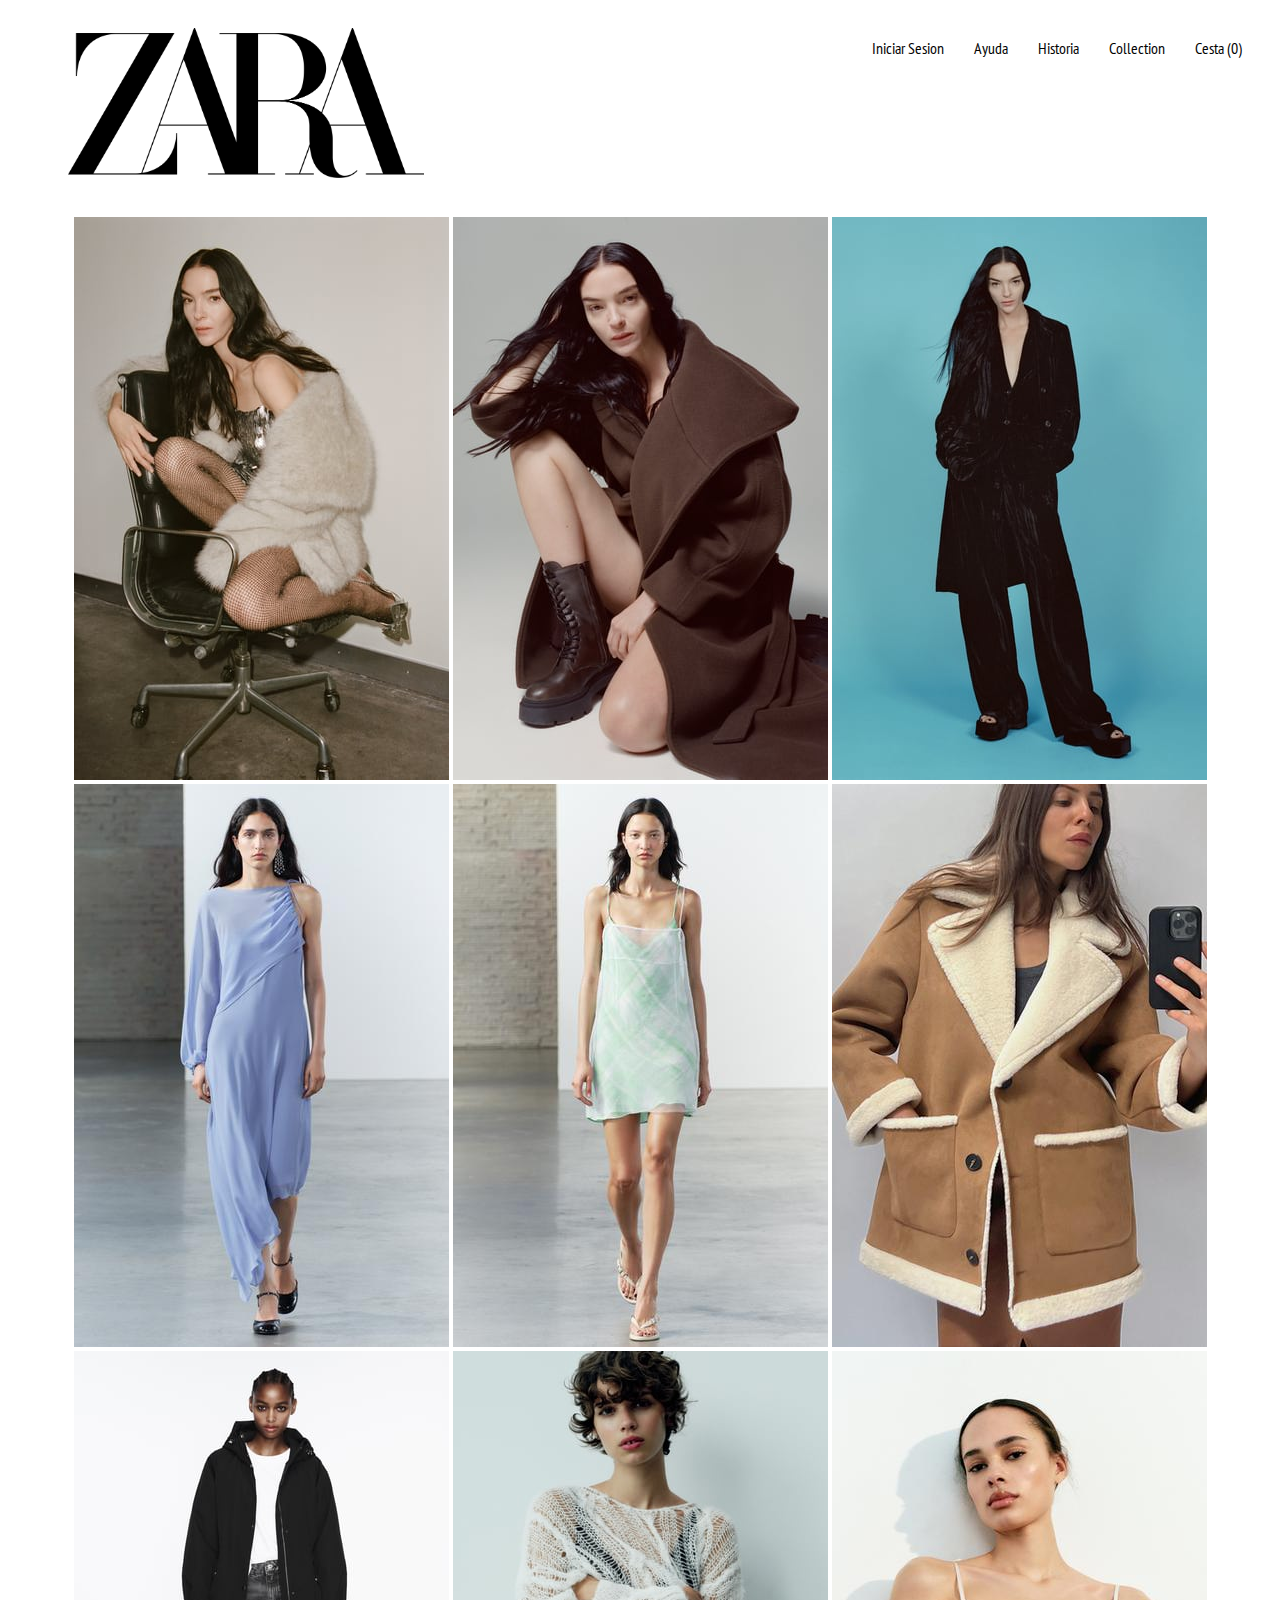
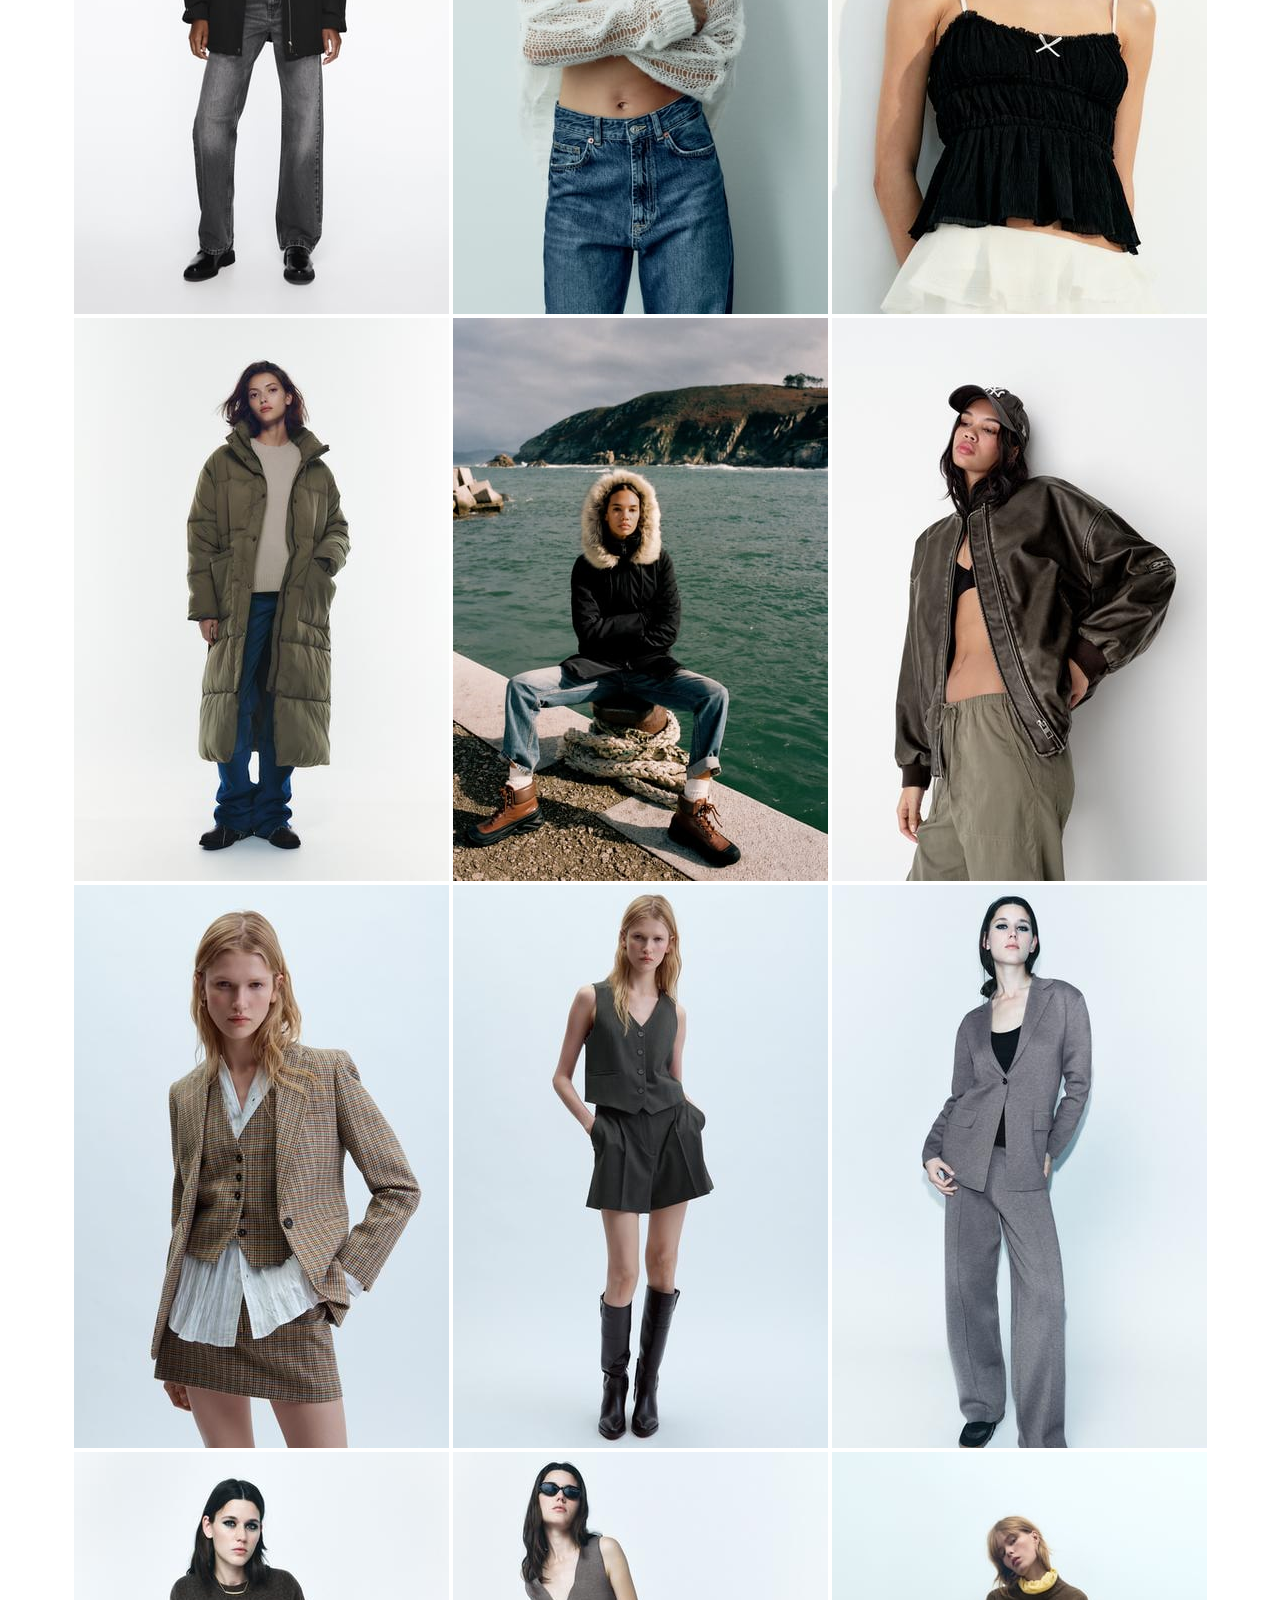
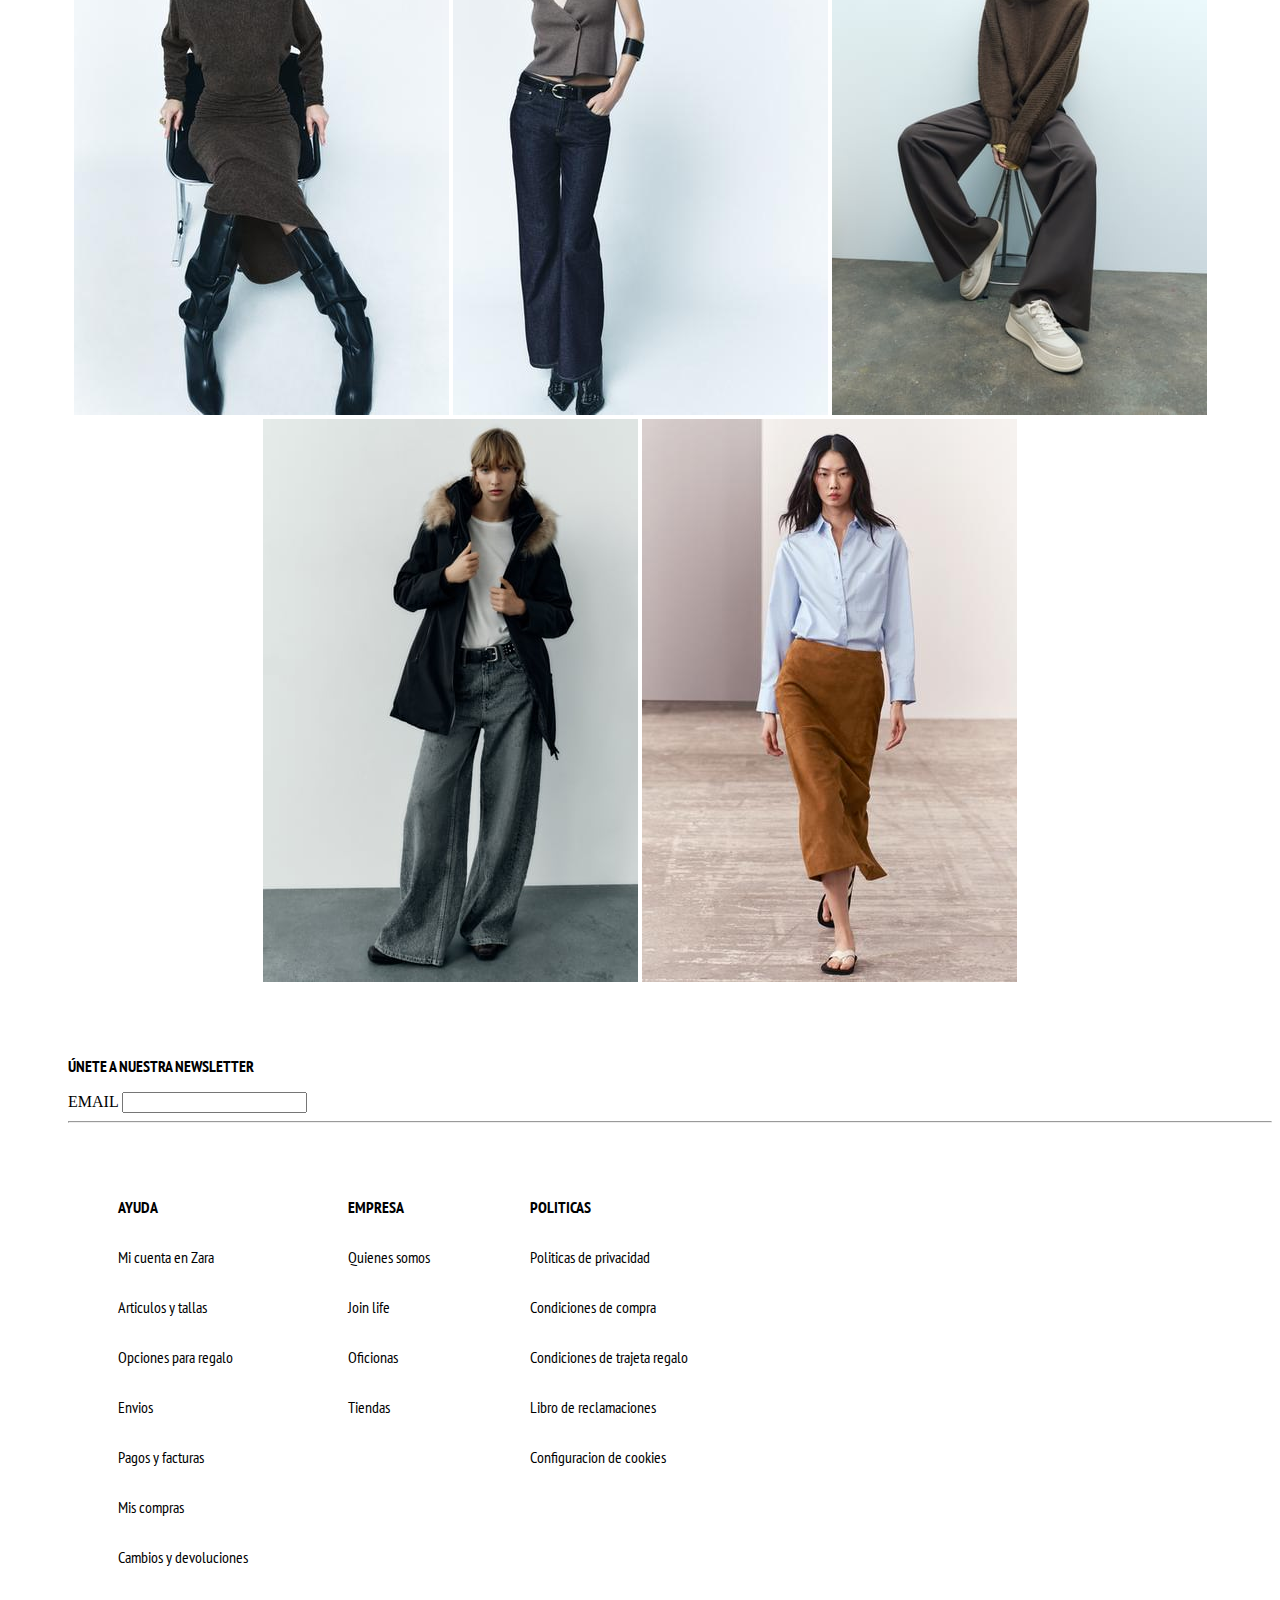
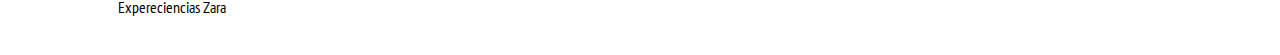
<file: galeria.html>
<!DOCTYPE html>
<html lang="en">
<head>
    <meta charset="UTF-8">
    <meta name="viewport" content="width=device-width, initial-scale=1.0">
    <title>Mujer</title>
    <link rel="stylesheet" href="https://cdnjs.cloudflare.com/ajax/libs/font-awesome/6.5.2/css/all.min.css" 
    integrity="sha512-SnH5WK+bZxgPHs44uWIX+LLJAJ9/2PkPKZ5QiAj6Ta86w+fsb2TkcmfRyVX3pBnMFcV7oQPJkl9QevSCWr3W6A==" 
    crossorigin="anonymous" referrerpolicy="no-referrer" />
    <link rel="stylesheet" href="style.css">
    <link rel="shortcut icon" href="img/favicon.jpg" type="image/x-icon">
    <link rel="preconnect" href="https://fonts.googleapis.com">
<link rel="preconnect" href="https://fonts.gstatic.com" crossorigin>
<link href="https://fonts.googleapis.com/css2?family=PT+Sans+Narrow:wght@400;700&display=swap" rel="stylesheet">
</head>
<body>
    <header>
        <div id="logo">
            <a href="pagina1.html"><img src="img/logo.png" alt="" height="150px"></a>
        </div>
        <div>

        </div>
        <nav id="buscador">
            <ul>
                <li><a href="">Iniciar Sesion </i></a></li>
                <li><a href="">Ayuda <i class="fa-solid fa-circle-info"></i></a></li>
                <li><a href="historia.html">Historia <i class="fa-solid fa-landmark-dome"></i></a></li>
                <li><a href="video.html">Collection <i class="fa-solid fa-circle-play"></i></a></li>
                <li><a href="">Cesta (0) <i class="fa-solid fa-cart-plus"></i></a></li>
            </ul>
        </nav>
    </header>
    <main>
        <div id="galeria">
            <tr>
                <td><a href=""><img src="img/foto1.jpg" alt=""></a></td>
                <td><a href=""><img src="img/foto2.jpg" alt=""></a></td>
                <td><a href=""><img src="img/foto3.jpg" alt=""></a></td>
                <td><a href=""><img src="img/foto4.jpg" alt=""></a></td>
            </tr>
            <tr>
                <td><a href=""><img src="img/foto5.jpg" alt=""></a></td>
                <td><a href=""><img src="img/foto6.jpg" alt=""></a></td>
                <td><a href=""><img src="img/foto7.jpg" alt=""></a></td>
                <td><a href=""><img src="img/foto8.jpg" alt=""></a></td>
            </tr>
            <tr>
                <td><a href=""><img src="img/foto9.jpg" alt=""></a></td>
                <td><a href=""><img src="img/foto10.jpg" alt=""></a></td>
                <td><a href=""><img src="img/foto11.jpg" alt=""></a></td>
                <td><a href=""><img src="img/foto12.jpg" alt=""></a></td>
            </tr>
            <tr>
                <td><a href=""><img src="img/foto13.jpg" alt=""></a></td>
                <td><a href=""><img src="img/foto14.jpg" alt=""></a></td>
                <td><a href=""><img src="img/foto15.jpg" alt=""></a></td>
                <td><a href=""><img src="img/foto16.jpg" alt=""></a></td>
            </tr>
            <tr>
                <td><a href=""><img src="img/foto17.jpg" alt=""></a></td>
                <td><a href=""><img src="img/foto18.jpg" alt=""></a></td>
                <td><a href=""><img src="img/foto19.jpg" alt=""></a></td>
                <td><a href=""><img src="img/foto20.jpg" alt=""></a></td>
            </tr>
        </div>
    </main>
    <footer>
        <div >
            <p><strong>ÚNETE A NUESTRA NEWSLETTER</strong></p>
            EMAIL <input type="email" name="unete aqui" id="">
        </div>
        <hr>
        <br>
        <div id="iconos">
            <a href="https://www.facebook.com/Zara/?locale=es_LA" target="_blank"><i class="fa-brands fa-facebook fa-2xl"></i></a>
            <a href="https://www.instagram.com/zara/" target="_blank"><i class="fa-brands fa-instagram fa-2xl"></i></a>
            <a href="https://x.com/i/flow/login?redirect_after_login=%2FZARA" target="_blank"><i class="fa-brands fa-twitter fa-2xl"></i></a>
            <a href="https://www.pinterest.es/zaraofficial/" target="_blank"><i class="fa-brands fa-pinterest fa-2xl"></i></a>
        </div>
        <div id="pie">
            <ul class="he">
                <li><a href=""><strong>AYUDA</strong></a></li>
                <li><a href="">Mi cuenta en Zara</a></li>
                <li><a href="">Articulos y tallas</a></li>
                <li><a href="">Opciones para regalo</a></li>
                <li><a href="">Envios</a></li>
                <li><a href="">Pagos y facturas</a></li>
                <li><a href="">Mis compras</a></li>
                <li><a href="">Cambios y devoluciones </a></li>
                <li><a href="">Expereciencias Zara</a></li>
            </ul>
            <ul class="he">
                <li><a href=""><strong>EMPRESA</strong></a></li>
                <li><a href="">Quienes somos</a></li>
                <li><a href="">Join life</a></li>
                <li><a href="">Oficionas</a></li>
                <li><a href="">Tiendas</a></li>
            </ul>
            <ul class="he">
                <li><a href=""><strong>POLITICAS</strong></a></li>
                <li><a href="">Politicas de privacidad</a></li>
                <li><a href="">Condiciones de compra</a></li>
                <li><a href="">Condiciones de trajeta regalo</a></li>
                <li><a href="">Libro de reclamaciones</a></li>
                <li><a href="">Configuracion de cookies</a></li>
            </ul>
        </div>
    </footer>
    
</body>
</html>
</file>
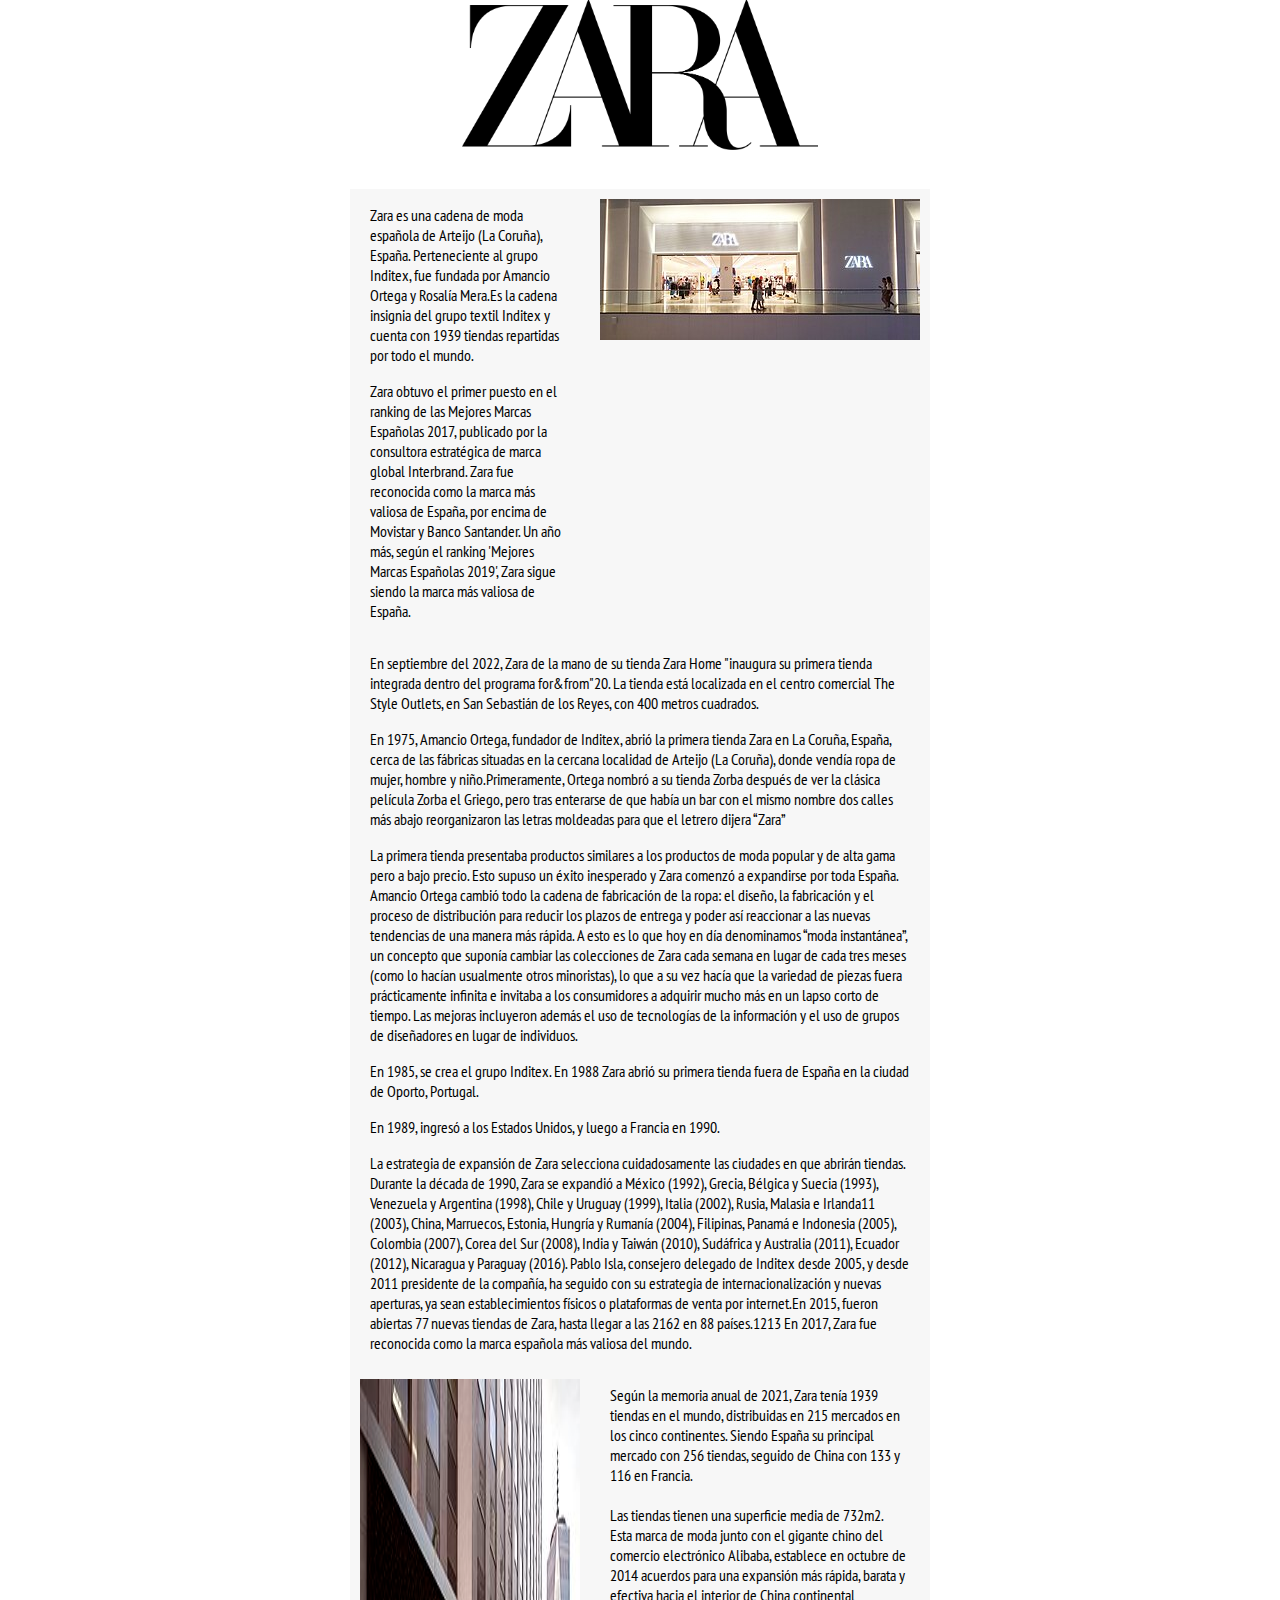
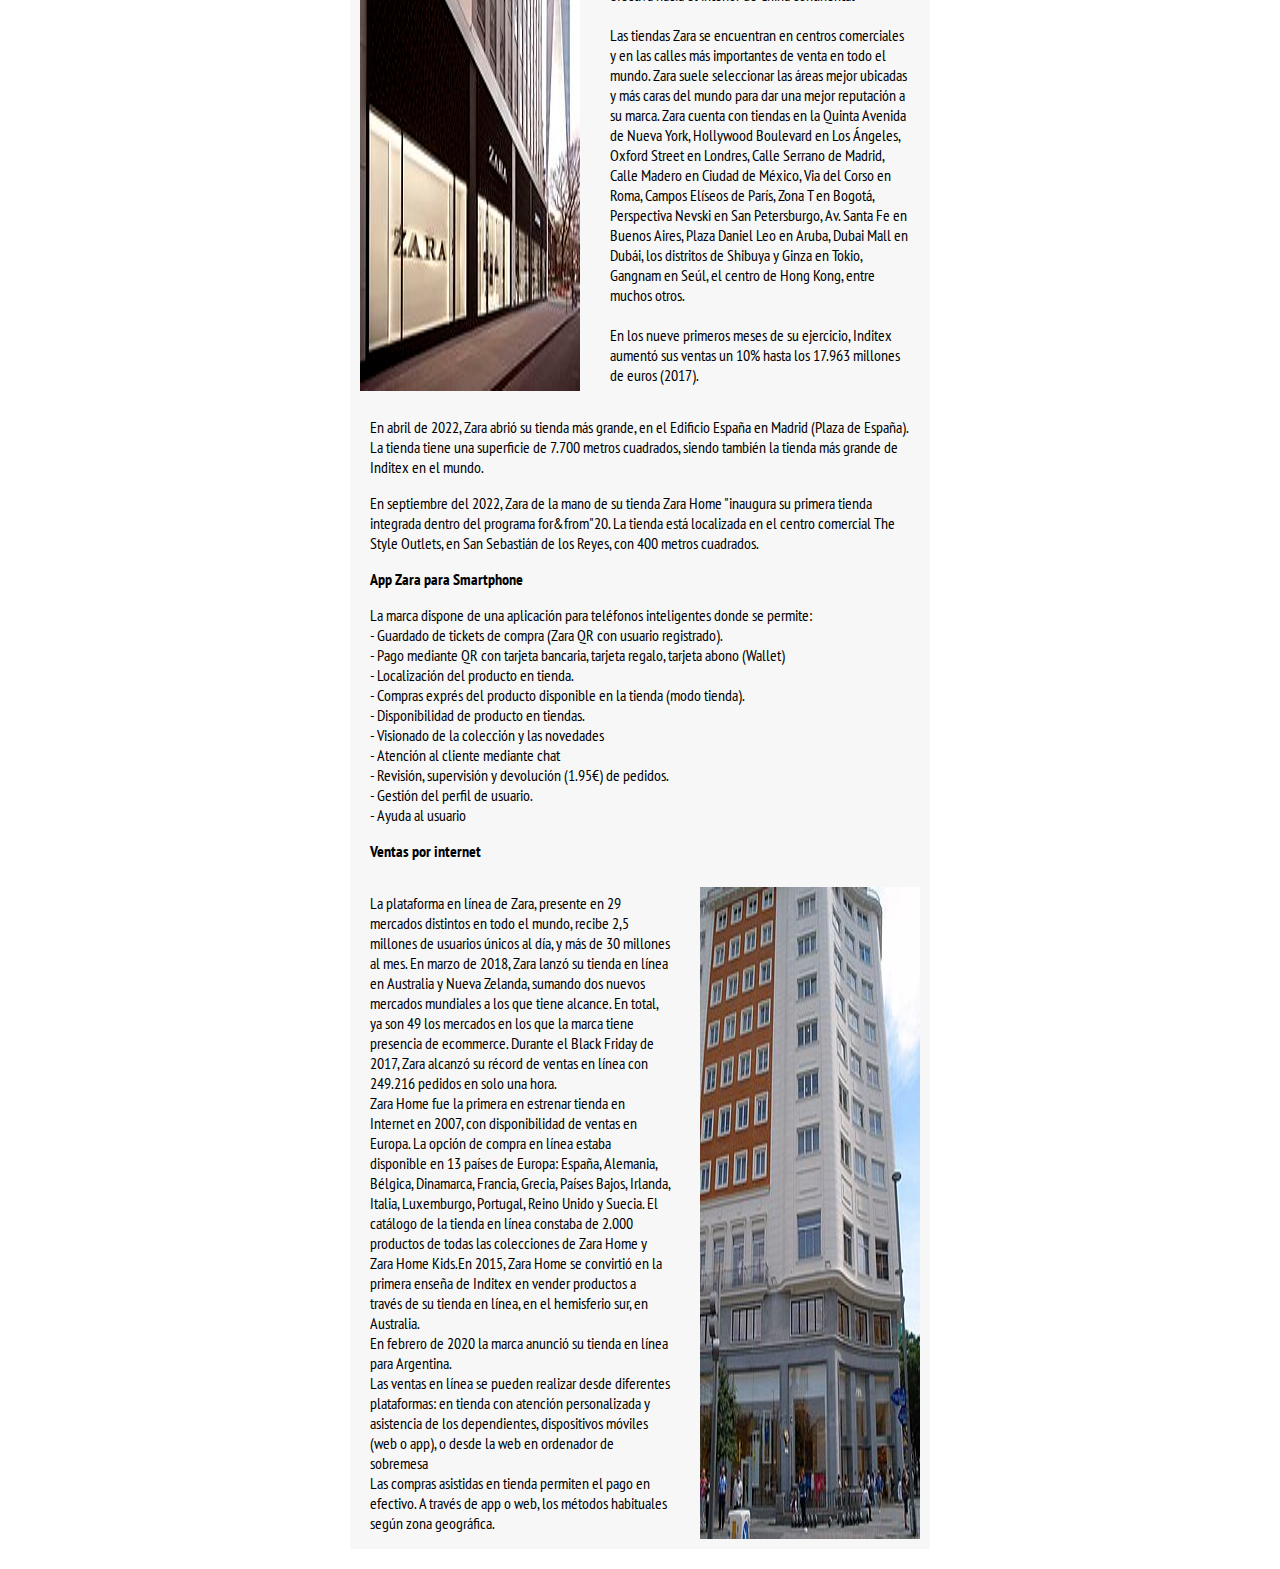
<file: historia.html>
<!DOCTYPE html>
<html lang="es">
<head>
    <meta charset="UTF-8">
    <meta name="viewport" content="width=device-width, initial-scale=1.0">
    <title>Historia</title>
    <link rel="stylesheet" href="https://cdnjs.cloudflare.com/ajax/libs/font-awesome/6.5.2/css/all.min.css" 
    integrity="sha512-SnH5WK+bZxgPHs44uWIX+LLJAJ9/2PkPKZ5QiAj6Ta86w+fsb2TkcmfRyVX3pBnMFcV7oQPJkl9QevSCWr3W6A==" 
    crossorigin="anonymous" referrerpolicy="no-referrer" />
    <meta name="viewport" content="width=device-width, initial-scale=1.0">
    <link rel="shortcut icon" href="img/favicon.jpg" type="image/x-icon">
    <link rel="preconnect" href="https://fonts.googleapis.com">
<link rel="preconnect" href="https://fonts.gstatic.com" crossorigin>
<link href="https://fonts.googleapis.com/css2?family=PT+Sans+Narrow:wght@400;700&display=swap" rel="stylesheet">
</head>
<style>

    body{
        padding: 0%;
        margin: 0%;
    }
    #logo{
        text-align: center;
    }
    .parrafo{
        display: flex;
    }
    main{
        margin: 350px;
        margin-top: 35px;
        margin-bottom: 20px;
        background-color: rgba(128, 128, 128, 0.062);
    }
    .ima{
        padding: 10px;
    }
    #parrafo2{
        display: flex;
    }
    p{
        padding-left: 20px;
        padding-right: 20px;
        font-family: PT sans Narrow;
    }
</style>
<body>
    <header>
        <dt id="logo">
            <a href="pagina1.html"><img src="img/logo.png" alt="" height="150px"></a>
        </dt>
    <main>
        <div class="parrafo">
            <div>
                <p>
                    Zara es una cadena de moda española de Arteijo (La Coruña), España. 
                    Perteneciente al grupo Inditex, fue fundada por Amancio Ortega y Rosalía 
                    Mera.​Es la cadena insignia del grupo textil Inditex y cuenta con 1939 
                    tiendas repartidas por todo el mundo.</p>
                <p>
                    Zara obtuvo el primer puesto en el ranking de las Mejores Marcas 
                    Españolas 2017, publicado por la consultora estratégica de marca global 
                    Interbrand. Zara fue reconocida como la marca más valiosa de España, por 
                    encima de Movistar y Banco Santander.​ Un año más, según el ranking 'Mejores 
                    Marcas Españolas 2019', Zara sigue siendo la marca más valiosa de España.
                </p>
            </div>
            <div class="ima">
                <img src="img/historia 1.jpg" alt="">
            </div>
        </div>
            <p>
                En septiembre del 2022, Zara de la mano de su tienda Zara Home "inaugura su primera tienda integrada 
               dentro del programa for&from"20​. La tienda está localizada en el centro comercial The Style Outlets, 
               en San Sebastián de los Reyes, con 400 metros cuadrados.
            </p>   
            <p>
                En 1975, Amancio Ortega, fundador de Inditex, abrió la primera tienda Zara 
                en La Coruña, España, cerca de las fábricas situadas en la cercana localidad 
                de Arteijo (La Coruña), donde vendía ropa de mujer, hombre y niño.​
                Primeramente, Ortega nombró a su tienda Zorba después de ver la clásica 
                película Zorba el Griego, pero tras enterarse de que había un bar con el mismo 
                nombre dos calles más abajo reorganizaron las letras moldeadas para que 
                el letrero dijera “Zara”
            </p>
            <p>
                La primera tienda presentaba productos similares a los productos de moda popular 
                y de alta gama pero a bajo precio. Esto supuso un éxito inesperado y Zara comenzó 
                a expandirse por toda España. Amancio Ortega cambió todo la cadena de fabricación
                 de la ropa: el diseño, la fabricación y el proceso de distribución para reducir 
                 los plazos de entrega y poder así reaccionar a las nuevas tendencias de una 
                 manera más rápida. A esto es lo que hoy en día denominamos “moda instantánea”, 
                 un concepto que suponía cambiar las colecciones de Zara cada semana en lugar de 
                 cada tres meses (como lo hacían usualmente otros minoristas), lo que a su vez hacía 
                 que la variedad de piezas fuera prácticamente infinita e invitaba a los consumidores 
                 a adquirir mucho más en un lapso corto de tiempo. Las mejoras incluyeron además el 
                 uso de tecnologías de la información y el uso de grupos de diseñadores en lugar de 
                 individuos.
            </p>
            <p>
                En 1985, se crea el grupo Inditex. En 1988 Zara abrió su primera tienda fuera de España 
                en la ciudad de Oporto, Portugal.
            </p>
            <p>
                En 1989, ingresó a los Estados Unidos, y luego a Francia en 1990.
            </p>
            <p>
                La estrategia de expansión de Zara selecciona cuidadosamente las ciudades en que abrirán 
                tiendas. Durante la década de 1990, Zara se expandió a México (1992), Grecia, Bélgica y 
                Suecia (1993), Venezuela y Argentina (1998), Chile y Uruguay (1999), Italia (2002), Rusia, 
                Malasia e Irlanda11​ (2003), China, Marruecos, Estonia, Hungría y Rumanía (2004), Filipinas, 
                Panamá e Indonesia (2005), Colombia (2007), Corea del Sur (2008), India y Taiwán (2010), 
                Sudáfrica y Australia (2011), Ecuador (2012), Nicaragua y Paraguay (2016). Pablo Isla, 
                consejero delegado de Inditex desde 2005, y desde 2011 presidente de la compañía, ha 
                seguido con su estrategia de internacionalización y nuevas aperturas, ya sean 
                establecimientos físicos o plataformas de venta por internet.En 2015, fueron abiertas 
                77 nuevas tiendas de Zara, hasta llegar a las 2162 en 88 países.12​13​ En 2017, Zara fue 
                reconocida como la marca española más valiosa del mundo.
            </p>
            <div class="parrafo">
                <img src="img/historia 2.jpg" alt="" class="ima">
                <p>
                    Según la memoria anual de 2021, Zara tenía 1939 tiendas en el mundo, distribuidas en
                     215 mercados en los cinco continentes. Siendo España su principal mercado con 256 
                     tiendas, seguido de China con 133 y 116 en Francia.
                     <br> <br>
                     Las tiendas tienen una superficie media de 732m2.
                     <br>
                     Esta marca de moda junto con el gigante chino del comercio electrónico Alibaba, establece 
                     en octubre de 2014 acuerdos para una expansión más rápida, barata y efectiva hacia el 
                     interior de China continental
                     <br> <br>
                     Las tiendas Zara se encuentran en centros comerciales y en las calles más importantes de 
                     venta en todo el mundo. Zara suele seleccionar las áreas mejor ubicadas y más caras del 
                     mundo para dar una mejor reputación a su marca. Zara cuenta con tiendas en la Quinta Avenida 
                     de Nueva York, Hollywood Boulevard en Los Ángeles, Oxford Street en Londres, Calle Serrano 
                     de Madrid, Calle Madero en Ciudad de México, Via del Corso en Roma, Campos Elíseos de 
                     París, Zona T en Bogotá, Perspectiva Nevski en San Petersburgo, Av. Santa Fe en Buenos 
                     Aires, Plaza Daniel Leo en Aruba, Dubai Mall en Dubái, los distritos de Shibuya y Ginza 
                     en Tokio, Gangnam en Seúl, el centro de Hong Kong, entre muchos otros.
                     <br> <br>
                     En los nueve primeros meses de su ejercicio, Inditex aumentó sus ventas un 10% hasta los 
                     17.963 millones de euros (2017).
                </p>
            </div>
            <p>
                 En abril de 2022, Zara abrió su tienda más grande, en el Edificio España en Madrid (Plaza de 
                 España). La tienda tiene una superficie de 7.700 metros cuadrados, siendo también la tienda más
                 grande de Inditex en el mundo.
             </p>
             <p>
                En septiembre del 2022, Zara de la mano de su tienda Zara Home "inaugura su primera tienda integrada 
                dentro del programa for&from"20​. La tienda está localizada en el centro comercial The Style Outlets, 
                 en San Sebastián de los Reyes, con 400 metros cuadrados.
             </p>
             <p><strong>App Zara para Smartphone</strong></p>
             <p>
                La marca dispone de una aplicación para teléfonos inteligentes donde se permite:
                <br>
               - Guardado de tickets de compra (Zara QR con usuario registrado).
                 <br>
               - Pago mediante QR con tarjeta bancaria, tarjeta regalo, tarjeta abono (Wallet)
                 <br>
               - Localización del producto en tienda.
                 <br>  
               - Compras exprés del producto disponible en la tienda (modo tienda).
                 <br>
               - Disponibilidad de producto en tiendas.
                 <br>
               - Visionado de la colección y las novedades
                 <br>
               - Atención al cliente mediante chat
                 <br>
               - Revisión, supervisión y devolución (1.95€) de pedidos.
                <br>
               - Gestión del perfil de usuario.
                <br>
               - Ayuda al usuario
             </p>
             <p><strong>Ventas por internet</strong></p>
             <div class="parrafo">
                <p>
                    La plataforma en línea de Zara, presente en 29 mercados distintos en todo el mundo, 
                    recibe 2,5 millones de usuarios únicos al día, y más de 30 millones al mes. En marzo 
                    de 2018, Zara lanzó su tienda en línea en Australia y Nueva Zelanda, sumando dos nuevos 
                    mercados mundiales a los que tiene alcance. En total, ya son 49 los mercados en los que 
                    la marca tiene presencia de ecommerce. Durante el Black Friday de 2017, Zara alcanzó su 
                    récord de ventas en línea con 249.216 pedidos en solo una hora.
                    <br>
                    Zara Home fue la primera en estrenar tienda en Internet en 2007, con disponibilidad de ventas 
                    en Europa. La opción de compra en línea estaba disponible en 13 países de Europa: España, 
                    Alemania, Bélgica, Dinamarca, Francia, Grecia, Países Bajos, Irlanda, Italia, Luxemburgo, 
                    Portugal, Reino Unido y Suecia. El catálogo de la tienda en línea constaba de 2.000 productos 
                    de todas las colecciones de Zara Home y Zara Home Kids.En 2015, Zara Home se convirtió 
                    en la primera enseña de Inditex en vender productos a través de su tienda en línea, en el 
                    hemisferio sur, en Australia.
                    <br>
                    En febrero de 2020 la marca anunció su tienda en línea para Argentina.
                    <br>
                    Las ventas en línea se pueden realizar desde diferentes plataformas: en tienda con atención 
                    personalizada y asistencia de los dependientes, dispositivos móviles (web o app), o desde 
                    la web en ordenador de sobremesa
                    <br>
                    Las compras asistidas en tienda permiten el pago en efectivo. A través de app o web, los 
                    métodos habituales según zona geográfica.
                </p>
                <img src="img/historia3.jpg" alt="" class="ima">
             </div>
        </div>
    </main>
</body>
</html>
</file>
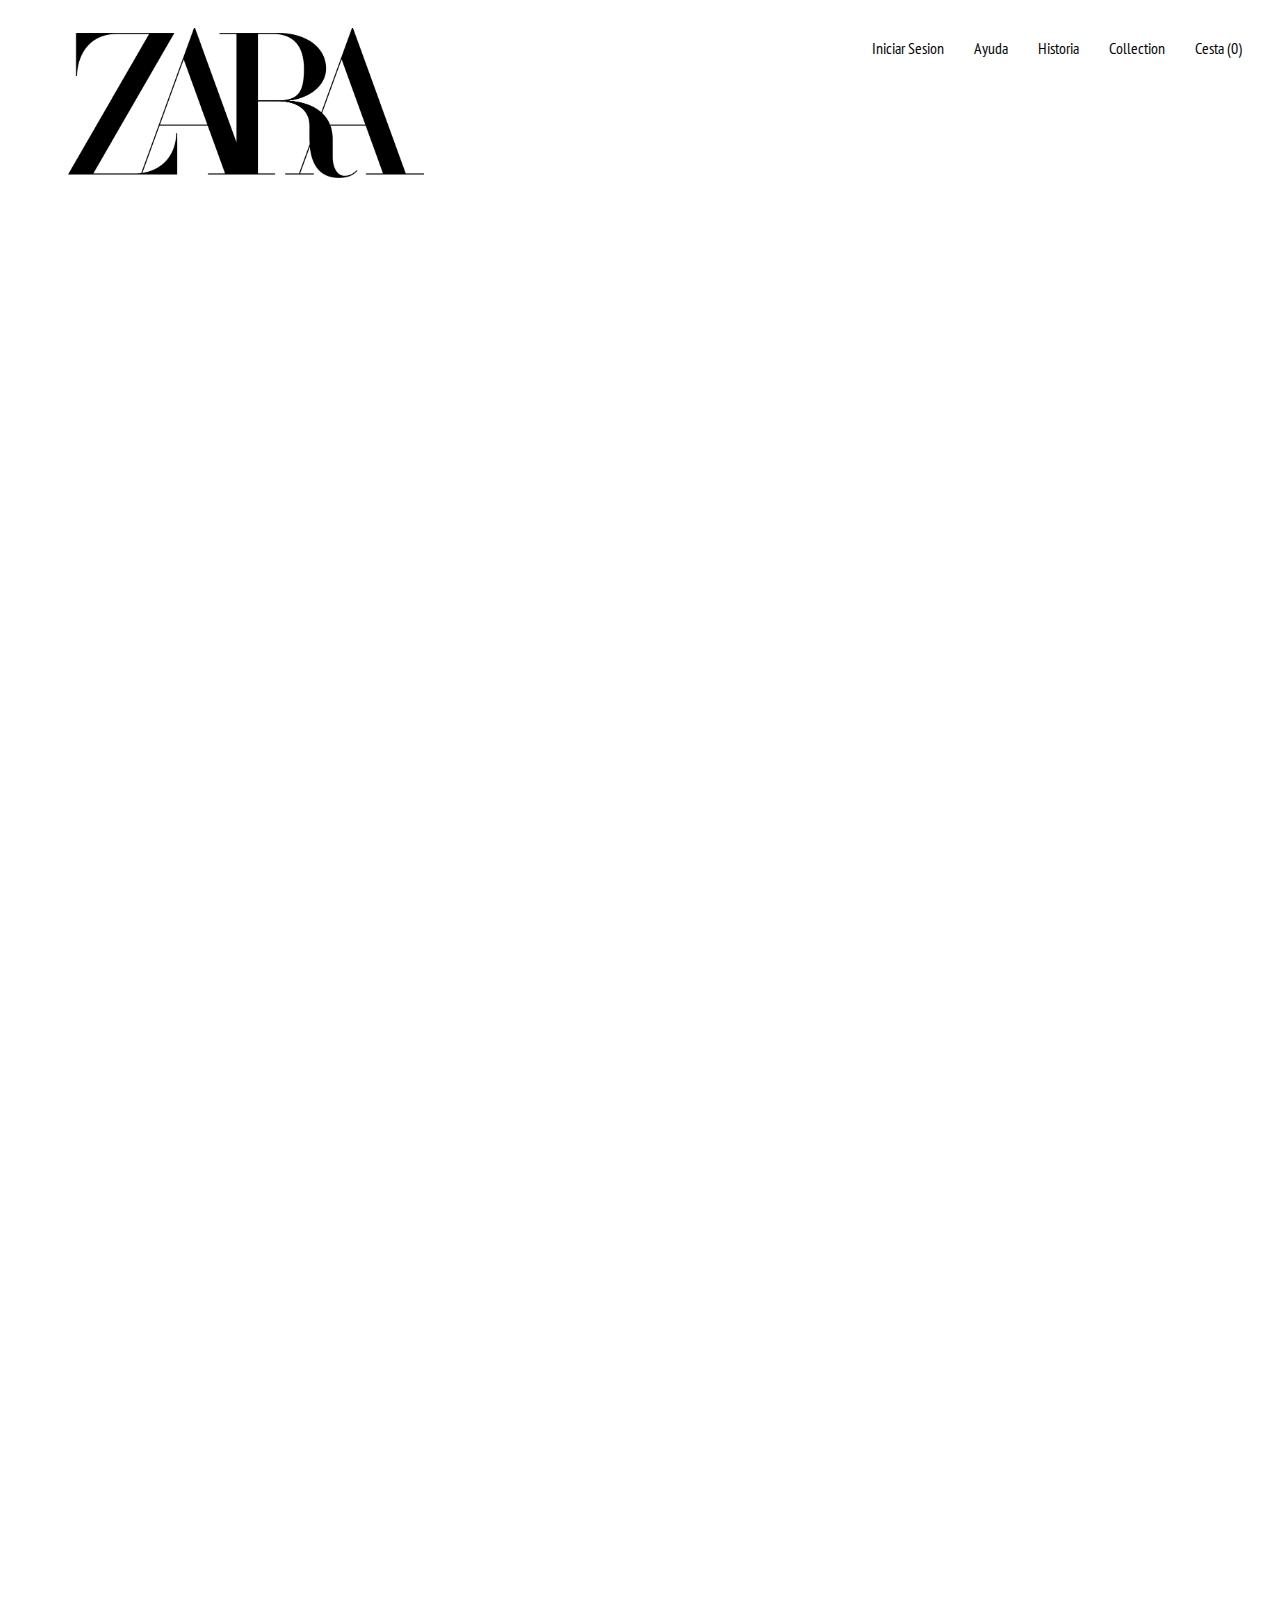
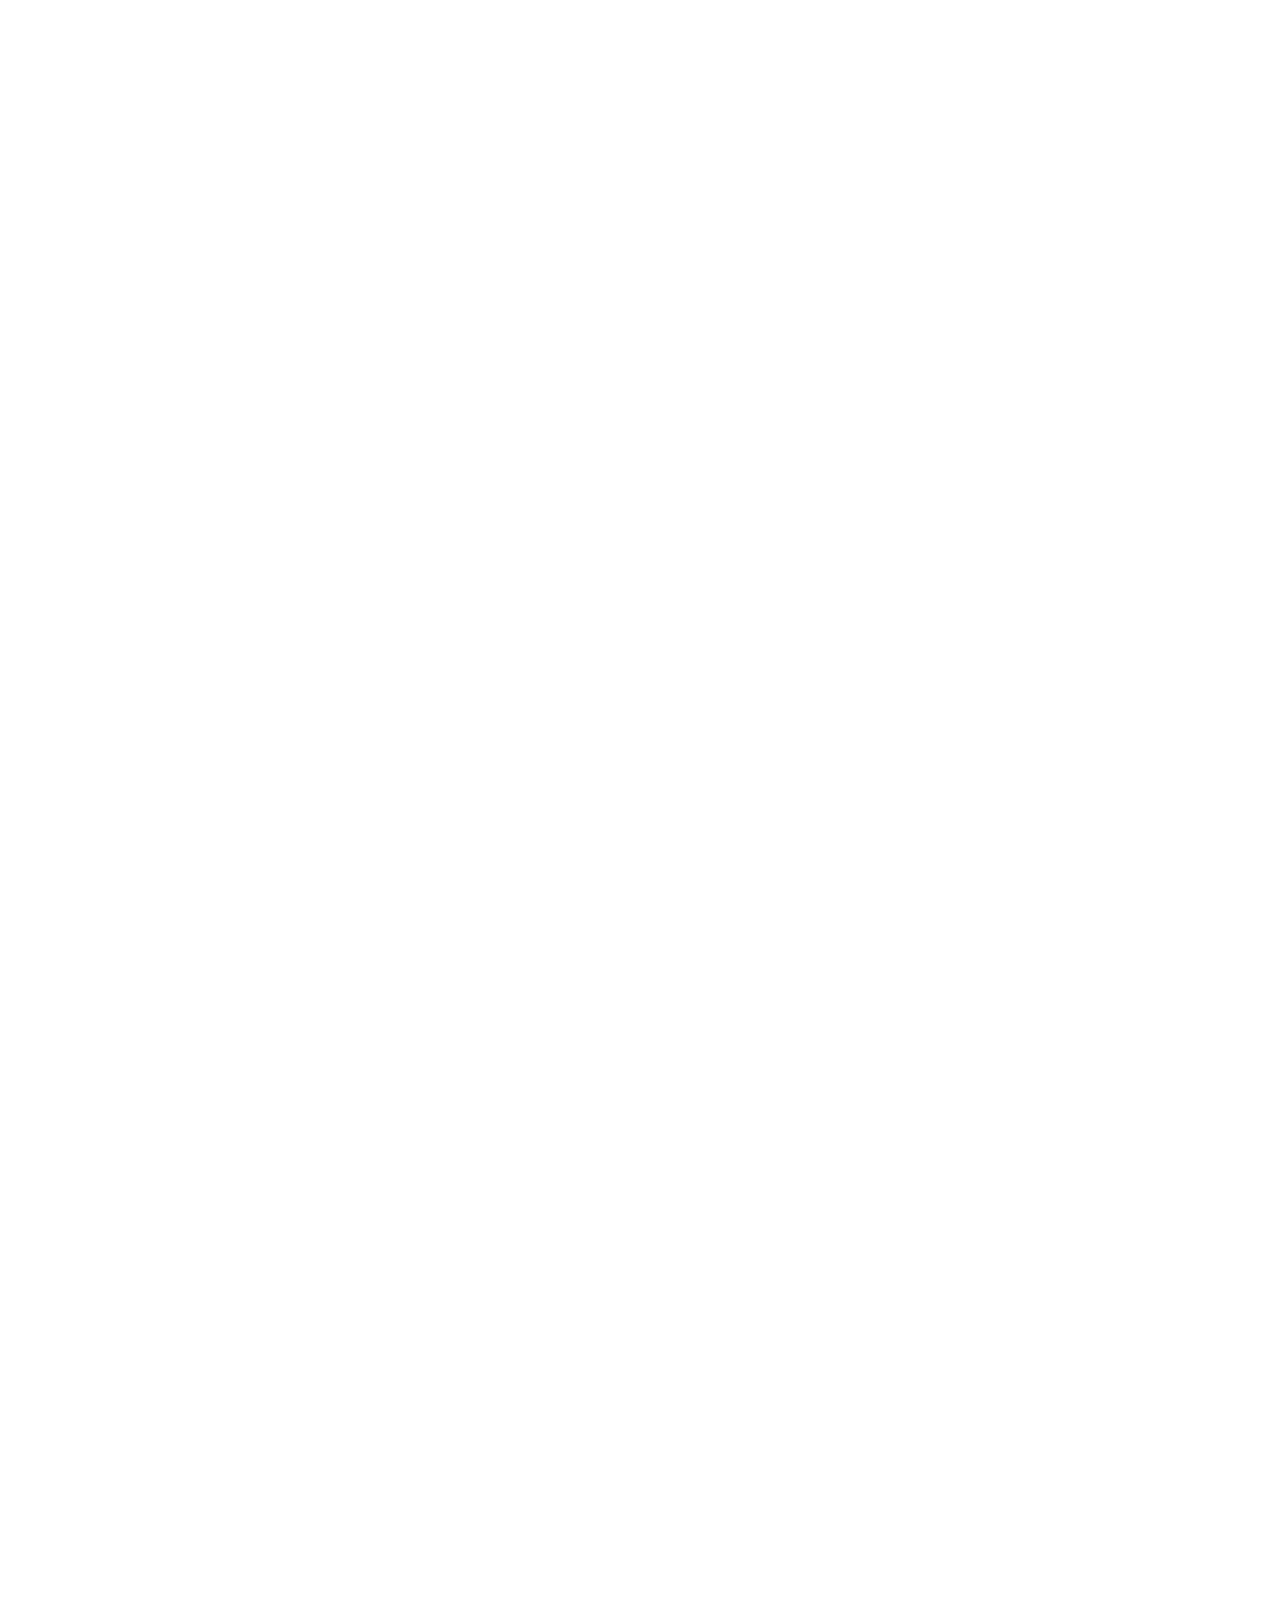
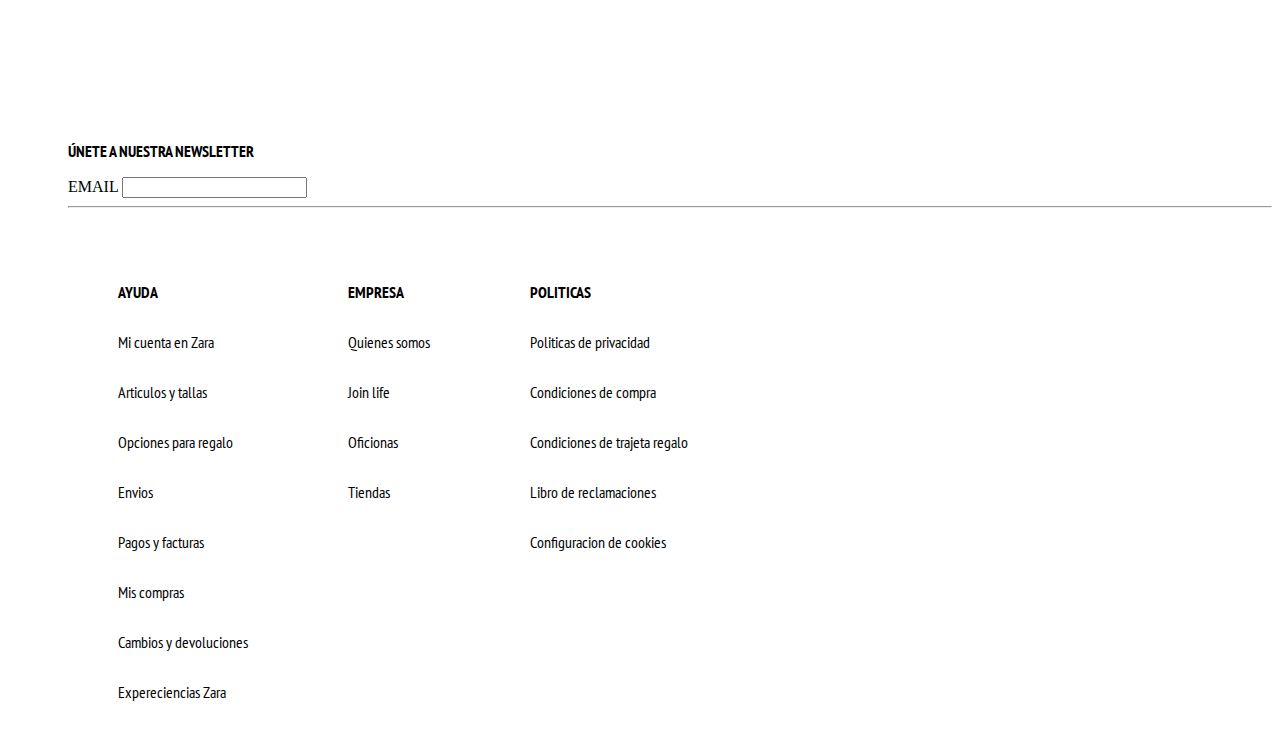
<file: video.html>
<!DOCTYPE html>
<html lang="en">
<head>
    <meta charset="UTF-8">
    <meta name="viewport" content="width=device-width, initial-scale=1.0">
    <title>VIDEOS</title>
    <link rel="stylesheet" href="https://cdnjs.cloudflare.com/ajax/libs/font-awesome/6.5.2/css/all.min.css" 
    integrity="sha512-SnH5WK+bZxgPHs44uWIX+LLJAJ9/2PkPKZ5QiAj6Ta86w+fsb2TkcmfRyVX3pBnMFcV7oQPJkl9QevSCWr3W6A==" 
    crossorigin="anonymous" referrerpolicy="no-referrer" />
    <link rel="stylesheet" href="style.css">
    <link rel="preconnect" href="https://fonts.googleapis.com">
<link rel="preconnect" href="https://fonts.gstatic.com" crossorigin>
<link href="https://fonts.googleapis.com/css2?family=PT+Sans+Narrow:wght@400;700&display=swap" rel="stylesheet">
</head>
<body>
    <header >
        <div id="logo">
            <a href="pagina1.html"><img src="img/logo.png" alt="" height="150px"></a>
        </div>
        <div>

        </div>
        <nav id="buscador">
            <ul >
                <li><a href="">Iniciar Sesion</a></li>
                <li><a href="">Ayuda <i class="fa-solid fa-circle-info"></i></a></li>
                <li><a href="historia.html">Historia <i class="fa-solid fa-landmark-dome"></i></a></li>
                <li><a href="video.html">Collection <i class="fa-solid fa-circle-play"></i></a></li>
                <li><a href="">Cesta (0)  <i class="fa-solid fa-cart-plus"></i></a></li>
            </ul>
        </nav>
    </header>
    <main id="video">
        <div class="zara">
            <iframe src="https://www.youtube.com/embed/urYTGT179Rg?si=Rrbr08iNRnzy1J2J" 
            title="YouTube video player" frameborder="0" allow="accelerometer; autoplay; clipboard-write; encrypted-media; 
            gyroscope; picture-in-picture; web-share" referrerpolicy="strict-origin-when-cross-origin" allowfullscreen></iframe>
        </div>
        <div class="zara">
            <iframe src="https://www.youtube.com/embed/ywzar0YzQVU?si=F5d8XgKoQJsolN27" title="YouTube video player" frameborder="0"
            allow="accelerometer; autoplay; clipboard-write; encrypted-media; gyroscope; picture-in-picture; web-share"
            referrerpolicy="strict-origin-when-cross-origin" allowfullscreen></iframe>
        </div>
        <div class="zara">
            <iframe src="https://www.youtube.com/embed/5fOWIbMyhKM?si=A-3w57yoky3A480D" title="YouTube video player" frameborder="0"
            allow="accelerometer; autoplay; clipboard-write; encrypted-media; gyroscope; picture-in-picture; web-share"
            referrerpolicy="strict-origin-when-cross-origin" allowfullscreen></iframe>
        </div>
        <div class="zara">
            <iframe src="https://www.youtube.com/embed/nATxb4Jwsvg?si=ESEJCdwl_Ai2V-LU" title="YouTube video player" 
            frameborder="0" allow="accelerometer; autoplay; clipboard-write; encrypted-media; gyroscope; picture-in-picture; web-share" 
            referrerpolicy="strict-origin-when-cross-origin" allowfullscreen></iframe>
        </div>
        <div class="zara"> 
            <iframe src="https://www.youtube.com/embed/OouUgFMkMD0?si=7O-wojXRLzqkC9Yu" title="YouTube video player" 
            frameborder="0" allow="accelerometer; autoplay; clipboard-write; encrypted-media; gyroscope; picture-in-picture; web-share" 
            referrerpolicy="strict-origin-when-cross-origin" allowfullscreen></iframe>
        </div>
        <div class="zara">
            <iframe  src="https://www.youtube.com/embed/77aAsADzC0s?si=OJHqyHT8zS-0Thqv" title="YouTube video player" 
            frameborder="0" allow="accelerometer; autoplay; clipboard-write; encrypted-media; gyroscope; picture-in-picture; web-share" 
            referrerpolicy="strict-origin-when-cross-origin" allowfullscreen></iframe>
        </div>
    </main>
    <footer>
        <div >
            <p><strong>ÚNETE A NUESTRA NEWSLETTER</strong></p>
            EMAIL <input type="email" name="unete aqui" id="">
        </div>
        <hr>
        <br>
        <div id="iconos">
            <a href="https://www.facebook.com/Zara/?locale=es_LA" target="_blank"><i class="fa-brands fa-facebook fa-2xl"></i></a>
            <a href="https://www.instagram.com/zara/" target="_blank"><i class="fa-brands fa-instagram fa-2xl"></i></a>
            <a href="https://x.com/i/flow/login?redirect_after_login=%2FZARA" target="_blank"><i class="fa-brands fa-twitter fa-2xl"></i></a>
            <a href="https://www.pinterest.es/zaraofficial/" target="_blank"><i class="fa-brands fa-pinterest fa-2xl"></i></a>
        </div>
        <div id="pie">
            <ul class="he">
                <li><a href=""><strong>AYUDA</strong></a></li>
                <li><a href="">Mi cuenta en Zara</a></li>
                <li><a href="">Articulos y tallas</a></li>
                <li><a href="">Opciones para regalo</a></li>
                <li><a href="">Envios</a></li>
                <li><a href="">Pagos y facturas</a></li>
                <li><a href="">Mis compras</a></li>
                <li><a href="">Cambios y devoluciones </a></li>
                <li><a href="">Expereciencias Zara</a></li>
            </ul>
            <ul class="he">
                <li><a href=""><strong>EMPRESA</strong></a></li>
                <li><a href="">Quienes somos</a></li>
                <li><a href="">Join life</a></li>
                <li><a href="">Oficionas</a></li>
                <li><a href="">Tiendas</a></li>
            </ul>
            <ul class="he">
                <li><a href=""><strong>POLITICAS</strong></a></li>
                <li><a href="">Politicas de privacidad</a></li>
                <li><a href="">Condiciones de compra</a></li>
                <li><a href="">Condiciones de trajeta regalo</a></li>
                <li><a href="">Libro de reclamaciones</a></li>
                <li><a href="">Configuracion de cookies</a></li>
            </ul>
        </div>
    </footer>
</body>
</html>
</file>
<file: style.css>
#fondo{
    position: fixed;
    top: 50%;
    left: 50%;
    transform: translate(-50%,-50%);
    min-width: 100%;
    min-height: 100%;
    z-index: -10;
}
#logo{
    margin-top: 20px;
    margin-left: 60px;
    padding: auto;
}
header{
    display: flex;
    flex-basis: auto;
    justify-content: space-between;
}
#menu a{
    text-transform: uppercase;
    text-decoration: none;
    color: rgb(255, 255, 255);

}
#menu a:hover {
    color: rgb(0, 0, 0);
}
#buscador a:hover {
    color: rgb(167, 164, 164);
}
#buscador a{
    text-decoration: none;
    color: rgb(2, 2, 2);
}
p{
    font-family: PT sans Narrow;
}
ul{
    display: flex;
    margin: 10px;
    padding: 5px;
    list-style-type: none;
    font-family: PT sans Narrow;

}
li{
    margin: 15px;
    font-family: PT sans Narrow;

}
#galeria{
    margin-top: 35px;
   text-align: center;
}
footer{
    margin-top: 70px;
    margin-left: 60px;
}
#video{
    margin-top: 65px;
    text-align: center;
}
iframe{
    width: 70%;
    height:500px;
}
#iconos a{
    color: black;
    margin: 10px;
}
#pie{
    display: flex;
    flex-direction: row;
}
.he{
    display: flex;
    flex-direction: column;
}
.he a{
    color: rgb(0, 0, 0);
    text-decoration: none;
    margin: 20px;
}
.he a:hover {
    color: rgb(150, 150, 150);
    text-decoration: underline;
}
</file>
